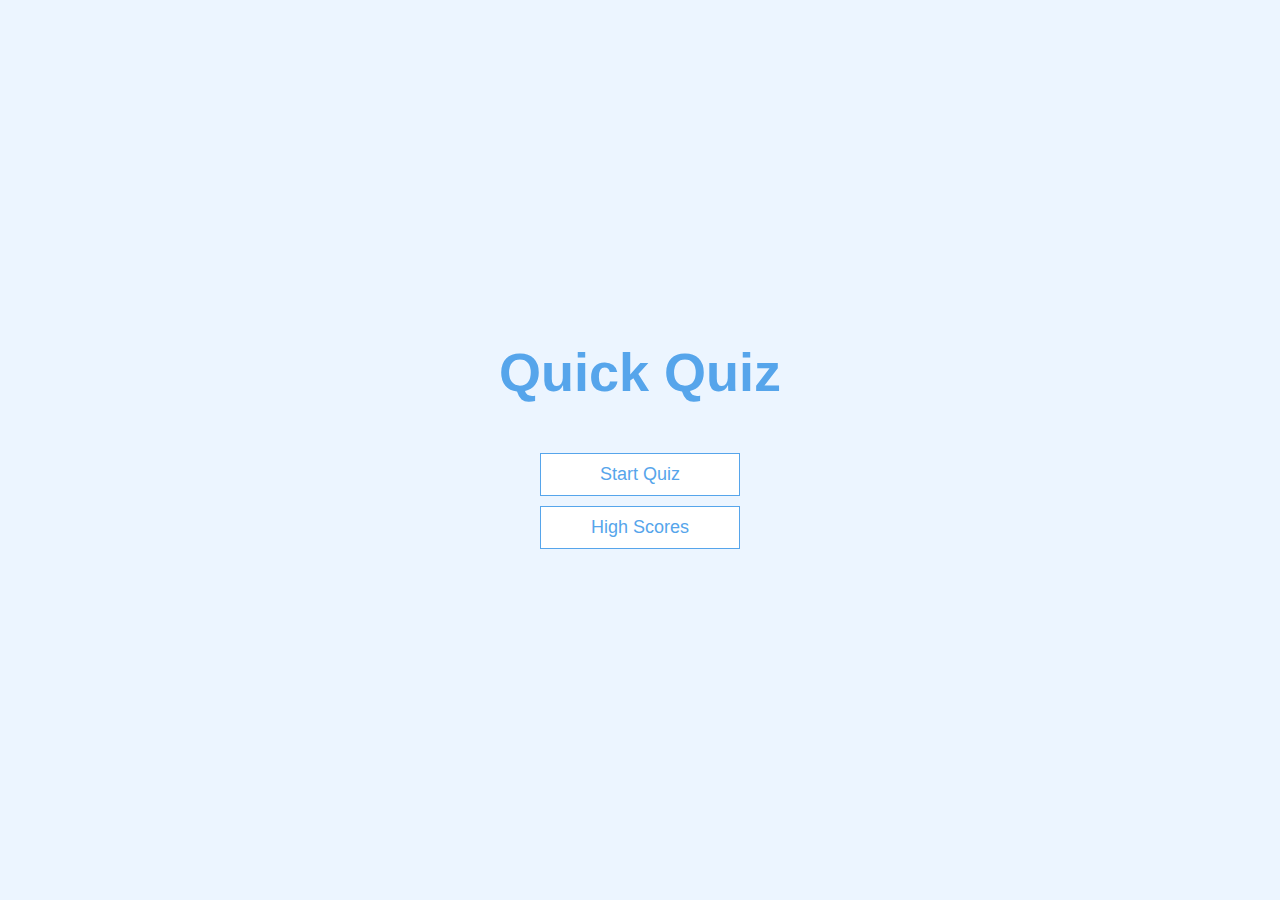
<file: index.html>
<!DOCTYPE html>
<html lang="en">
  <head>
    <meta charset="UTF-8" />
    <meta name="viewport" content="width=device-width, initial-scale=1.0" />
    <meta http-equiv="X-UA-Compatible" content="ie=edge" />
    <title>Quick Quiz</title>
    <link rel="stylesheet" href="app.css" />
  </head>
  <body>
    <div class="container">
      <div id="home" class="flex-center flex-column">
        <h1>Quick Quiz</h1>
        <a class="btn" href="quiz.html">Start Quiz</a>
        <a class="btn" href="highscores.html">High Scores</a>
      </div>
    </div>
  </body>
</html>
</file>
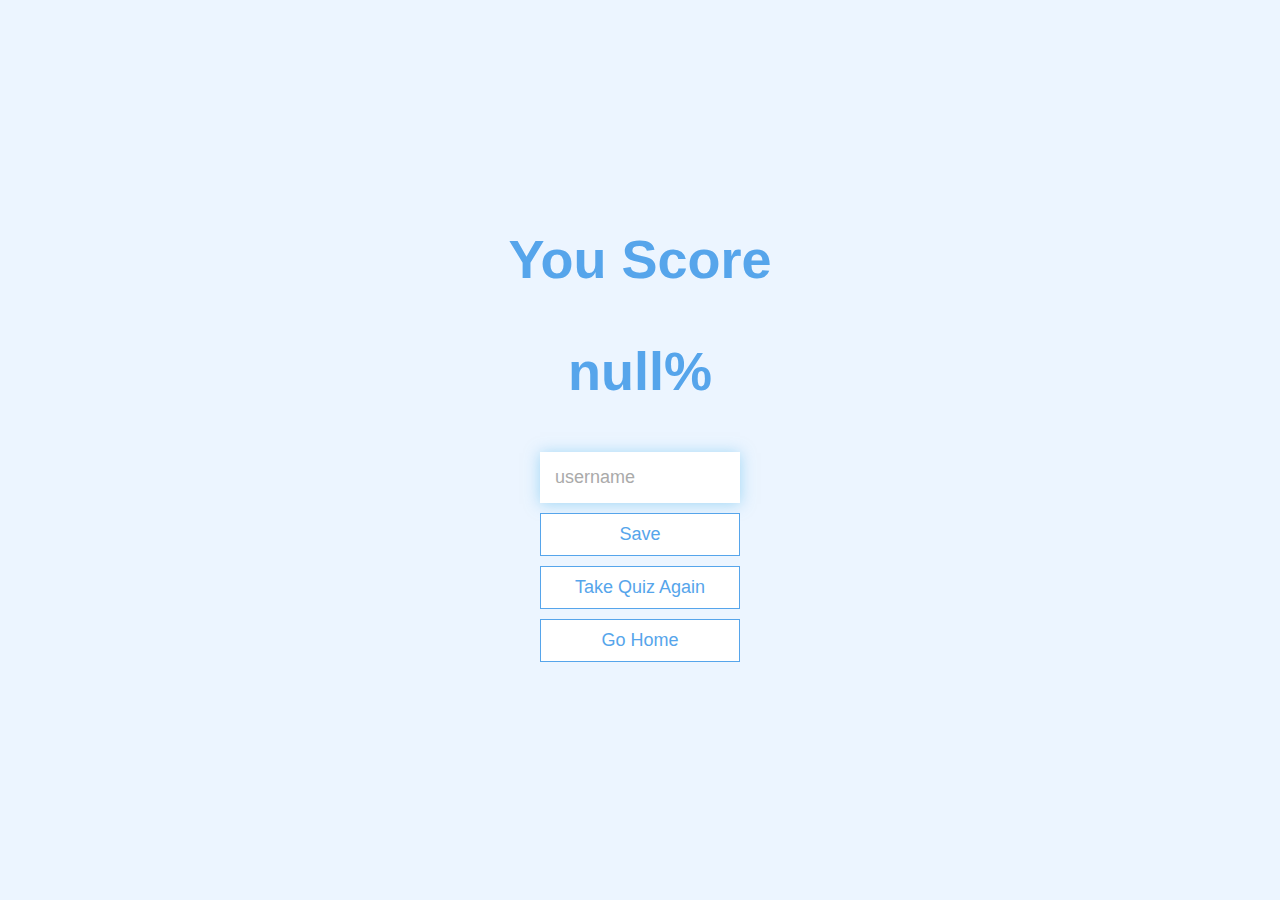
<file: end.html>
<!DOCTYPE html>
<html lang="en">
  <head>
    <meta charset="UTF-8" />
    <meta name="viewport" content="width=device-width, initial-scale=1.0" />
    <meta http-equiv="X-UA-Compatible" content="ie=edge" />
    <title>Congrats!</title>
    <link rel="stylesheet" href="app.css" />
  </head>
  <body>
    <div class="container">
      <div id="end" class="flex-center flex-column">
        <h1>You Score</h1>
        <h1 id="finalScore"></h1>
        <form>
          <input
            type="text"
            name="username"
            id="username"
            placeholder="username"
          />
          <button
            type="submit"
            class="btn"
            id="saveScoreBtn"
            onclick="saveHighScore(event)"
            disabled
          >
            Save
          </button>
        </form>
        <a class="btn" href="quiz.html">Take Quiz Again</a>
        <a class="btn" href="index.html">Go Home</a>
      </div>
    </div>
    <script src="end.js"></script>
  </body>
</html>
</file>
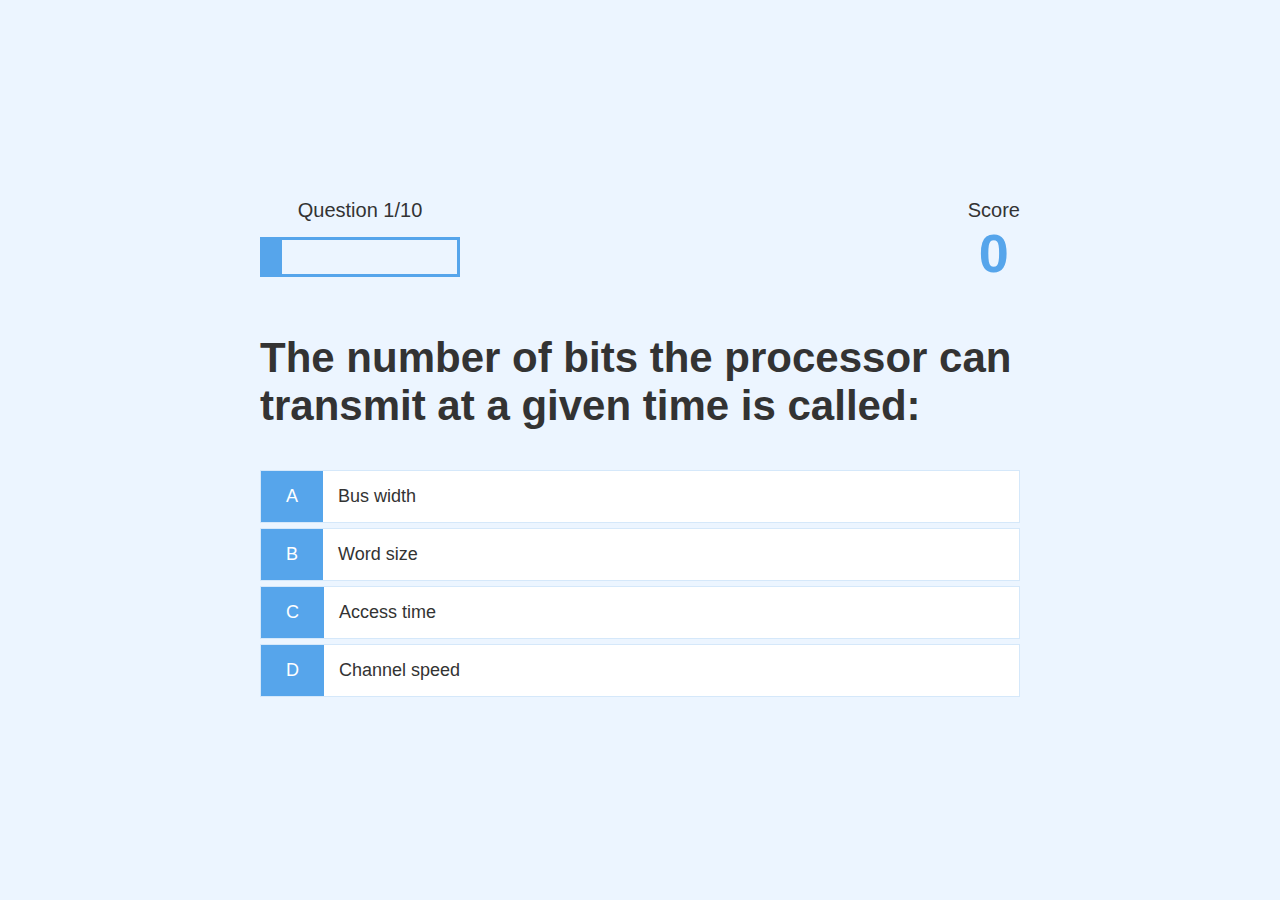
<file: game.html>
<!DOCTYPE html>
<html lang="en">
  <head>
    <meta charset="UTF-8" />
    <meta name="viewport" content="width=device-width, initial-scale=1.0" />
    <meta http-equiv="X-UA-Compatible" content="ie=edge" />
    <title>Quick Quiz - Play</title>
    <link rel="stylesheet" href="app.css" />
    <link rel="stylesheet" href="game.css" />
  </head>
  <body>
    <div class="container">
      <div id="loader"></div>
      <div id="game" class="justify-center flex-column hidden">
        <div id="hud">
          <div id="hud-item">
            <p id="progressText" class="hud-prefix">
              Question
            </p>
            <div id="progressBar">
              <div id="progressBarFull"></div>
            </div>
          </div>
          <div id="hud-item">
            <p class="hud-prefix">
              Score
            </p>
            <h1 class="hud-main-text" id="score">
              0
            </h1>
          </div>
        </div>
        <h2 id="question"></h2>
        <div class="choice-container">
          <p class="choice-prefix">A</p>
          <p class="choice-text" data-number="1"></p>
        </div>
        <div class="choice-container">
          <p class="choice-prefix">B</p>
          <p class="choice-text" data-number="2"></p>
        </div>
        <div class="choice-container">
          <p class="choice-prefix">C</p>
          <p class="choice-text" data-number="3"></p>
        </div>
        <div class="choice-container">
          <p class="choice-prefix">D</p>
          <p class="choice-text" data-number="4"></p>
        </div>
      </div>
    </div>
    <script src="game.js"></script>
  </body>
</html>
</file>
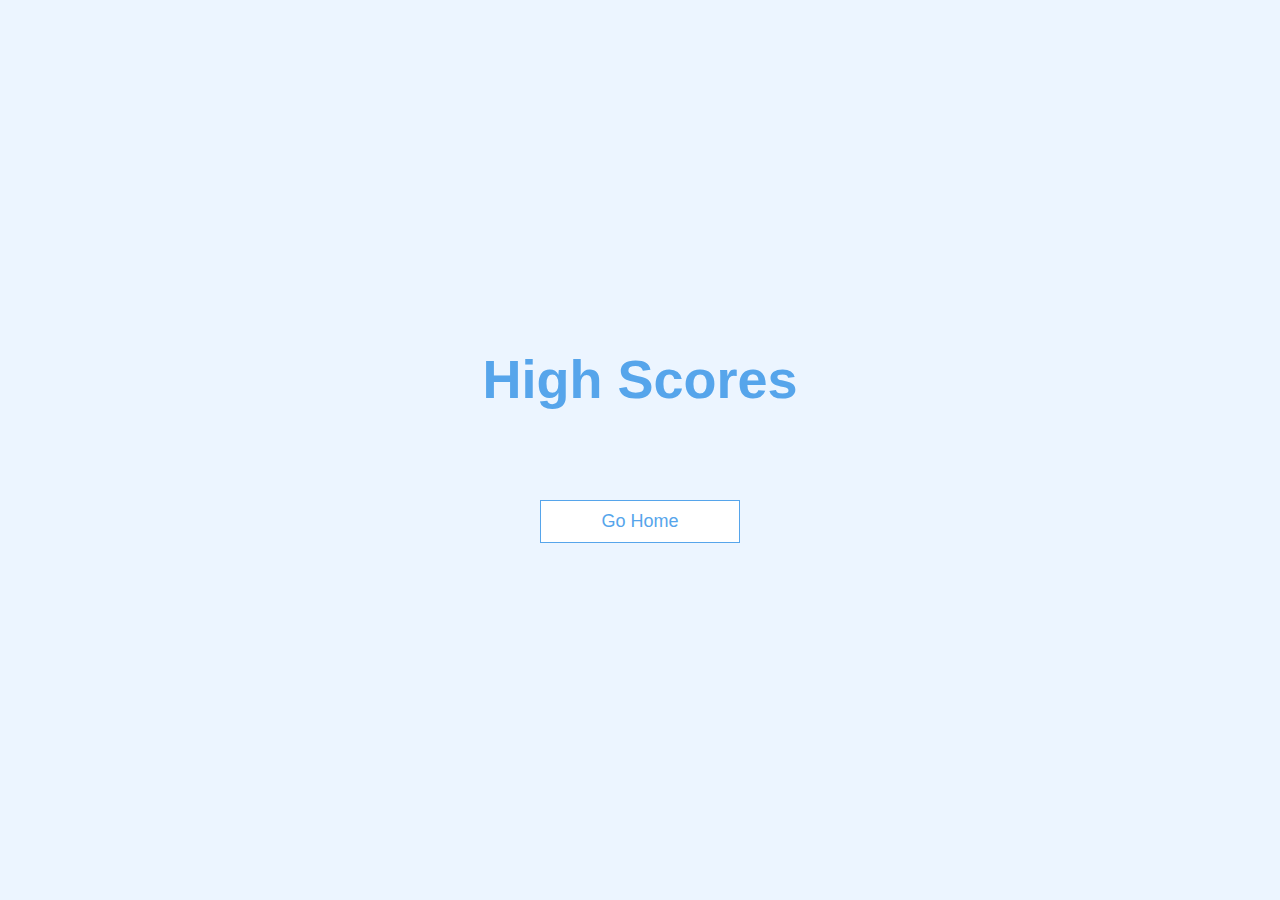
<file: highscores.html>
<!DOCTYPE html>
<html lang="en">
  <head>
    <meta charset="UTF-8" />
    <meta name="viewport" content="width=device-width, initial-scale=1.0" />
    <meta http-equiv="X-UA-Compatible" content="ie=edge" />
    <title>High Scores</title>
    <link rel="stylesheet" href="app.css" />
    <link rel="stylesheet" href="highscores.css" />
  </head>
  <body>
    <div class="container">
      <div id="highScores" class="flex-center flex-column">
        <h1 id="finalScore">High Scores</h1>
        <ul id="highScoresList"></ul>
        <a class="btn" href="index.html">Go Home</a>
      </div>
    </div>
    <script src="highscores.js"></script>
  </body>
</html>
</file>
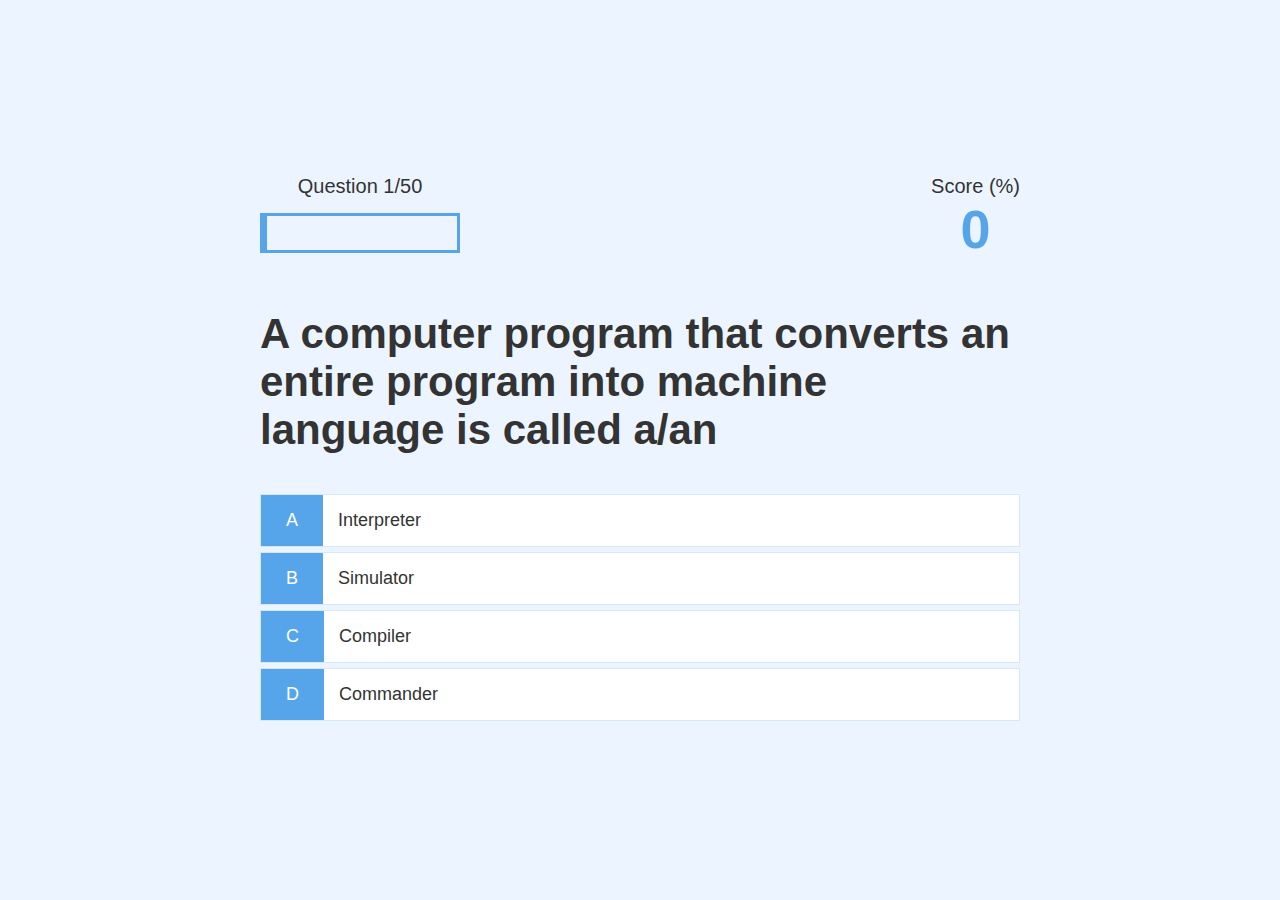
<file: quiz.html>
<!DOCTYPE html>
<html lang="en">
  <head>
    <meta charset="UTF-8" />
    <meta name="viewport" content="width=device-width, initial-scale=1.0" />
    <meta http-equiv="X-UA-Compatible" content="ie=edge" />
    <title>Quick Quiz - Play</title>
    <link rel="stylesheet" href="app.css" />
    <link rel="stylesheet" href="quiz.css" />
  </head>
  <body>
    <div class="container">
      <div id="loader"></div>
      <div id="game" class="justify-center flex-column hidden">
        <div id="hud">
          <div id="hud-item">
            <p id="progressText" class="hud-prefix">
              Question
            </p>
            <div id="progressBar">
              <div id="progressBarFull"></div>
            </div>
          </div>
          <div id="hud-item">
            <p class="hud-prefix">
              Score (%)
            </p>
            <h1 class="hud-main-text" id="score">
              0
            </h1>
          </div>
        </div>
        <h2 id="question"></h2>
        <div class="choice-container">
          <p class="choice-prefix">A</p>
          <p class="choice-text" data-number="1"></p>
        </div>
        <div class="choice-container">
          <p class="choice-prefix">B</p>
          <p class="choice-text" data-number="2"></p>
        </div>
        <div class="choice-container">
          <p class="choice-prefix">C</p>
          <p class="choice-text" data-number="3"></p>
        </div>
        <div class="choice-container">
          <p class="choice-prefix">D</p>
          <p class="choice-text" data-number="4"></p>
        </div>
      </div>
    </div>
    <script src="quiz.js"></script>
  </body>
</html>
</file>
<file: app.css>
:root {
  background-color: #ecf5ff;
  font-size: 62.5%;
}

* {
  box-sizing: border-box;
  font-family: Arial, Helvetica, sans-serif;
  margin: 0;
  padding: 0;
  color: #333;
}

h1,
h2,
h3,
h4 {
  margin-bottom: 1rem;
}

h1 {
  font-size: 5.4rem;
  color: #56a5eb;
  margin-bottom: 5rem;
}

h1 > span {
  font-size: 2.4rem;
  font-weight: 500;
}

h2 {
  font-size: 4.2rem;
  margin-bottom: 4rem;
  font-weight: 700;
}

h3 {
  font-size: 2.8rem;
  font-weight: 500;
}

/* UTILITIES */

.container {
  width: 100vw;
  height: 100vh;
  display: flex;
  justify-content: center;
  align-items: center;
  max-width: 80rem;
  margin: 0 auto;
  padding: 2rem;
}

.container > * {
  width: 100%;
}

.flex-column {
  display: flex;
  flex-direction: column;
}

.flex-center {
  justify-content: center;
  align-items: center;
}

.justify-center {
  justify-content: center;
}

.text-center {
  text-align: center;
}

.hidden {
  display: none;
}

/* BUTTONS */
.btn {
  font-size: 1.8rem;
  padding: 1rem 0;
  width: 20rem;
  text-align: center;
  border: 0.1rem solid #56a5eb;
  margin-bottom: 1rem;
  text-decoration: none;
  color: #56a5eb;
  background-color: white;
}

.btn:hover {
  cursor: pointer;
  box-shadow: 0 0.4rem 1.4rem 0 rgba(86, 185, 235, 0.5);
  transform: translateY(-0.1rem);
  transition: transform 150ms;
}

.btn[disabled]:hover {
  cursor: not-allowed;
  box-shadow: none;
  transform: none;
}

/* FORMS */
form {
  width: 100%;
  display: flex;
  flex-direction: column;
  align-items: center;
}

input {
  margin-bottom: 1rem;
  width: 20rem;
  padding: 1.5rem;
  font-size: 1.8rem;
  border: none;
  box-shadow: 0 0.1rem 1.4rem 0 rgba(86, 185, 235, 0.5);
}

input::placeholder {
  color: #aaa;
}
</file>
<file: game.css>
.choice-container {
  display: flex;
  margin-bottom: 0.5rem;
  width: 100%;
  font-size: 1.8rem;
  border: 0.1rem solid rgb(86, 165, 235, 0.25);
  background-color: white;
}

.choice-container:hover {
  cursor: pointer;
  box-shadow: 0 0.4rem 1.4rem 0 rgba(86, 185, 235, 0.5);
  transform: translateY(-0.1rem);
  transition: transform 150ms;
}

.choice-prefix {
  padding: 1.5rem 2.5rem;
  background-color: #56a5eb;
  color: white;
}

.choice-text {
  padding: 1.5rem;
  width: 100%;
}

.correct {
  background-color: #28a745;
}

.incorrect {
  background-color: #dc3545;
}

/* HUD */

#hud {
  display: flex;
  justify-content: space-between;
}

.hud-prefix {
  text-align: center;
  font-size: 2rem;
}

.hud-main-text {
  text-align: center;
}

#progressBar {
  width: 20rem;
  height: 4rem;
  border: 0.3rem solid #56a5eb;
  margin-top: 1.5rem;
}

#progressBarFull {
  height: 3.4rem;
  background-color: #56a5eb;
  width: 0%;
}

/* LOADER */
#loader {
  border: 1.6rem solid white;
  border-radius: 50%;
  border-top: 1.6rem solid #56a5eb;
  width: 12rem;
  height: 12rem;
  animation: spin 2s linear infinite;
}

@keyframes spin {
  0% {
    transform: rotate(0deg);
  }
  100% {
    transform: rotate(360deg);
  }
}
</file>
<file: highscores.css>
#highScoresList {
  list-style: none;
  padding-left: 0;
  margin-bottom: 4rem;
}

.high-score {
  font-size: 2.8rem;
  margin-bottom: 0.5rem;
}

.high-score:hover {
  transform: scale(1.025);
}
</file>
<file: quiz.css>
.choice-container {
  display: flex;
  margin-bottom: 0.5rem;
  width: 100%;
  font-size: 1.8rem;
  border: 0.1rem solid rgb(86, 165, 235, 0.25);
  background-color: white;
}

.choice-container:hover {
  cursor: pointer;
  box-shadow: 0 0.4rem 1.4rem 0 rgba(86, 185, 235, 0.5);
  transform: translateY(-0.1rem);
  transition: transform 150ms;
}

.choice-prefix {
  padding: 1.5rem 2.5rem;
  background-color: #56a5eb;
  color: white;
}

.choice-text {
  padding: 1.5rem;
  width: 100%;
}

.correct {
  background-color: #28a745;
}

.incorrect {
  background-color: #dc3545;
}

/* HUD */

#hud {
  display: flex;
  justify-content: space-between;
}

.hud-prefix {
  text-align: center;
  font-size: 2rem;
}

.hud-main-text {
  text-align: center;
}

#progressBar {
  width: 20rem;
  height: 4rem;
  border: 0.3rem solid #56a5eb;
  margin-top: 1.5rem;
}

#progressBarFull {
  height: 3.4rem;
  background-color: #56a5eb;
  width: 0%;
}

/* LOADER */
#loader {
  border: 1.6rem solid white;
  border-radius: 50%;
  border-top: 1.6rem solid #56a5eb;
  width: 12rem;
  height: 12rem;
  animation: spin 2s linear infinite;
}

@keyframes spin {
  0% {
    transform: rotate(0deg);
  }
  100% {
    transform: rotate(360deg);
  }
}

@media screen and (max-width: 768px) {
  
  h2 {
    font-size: 2rem;
  }
}
</file>
